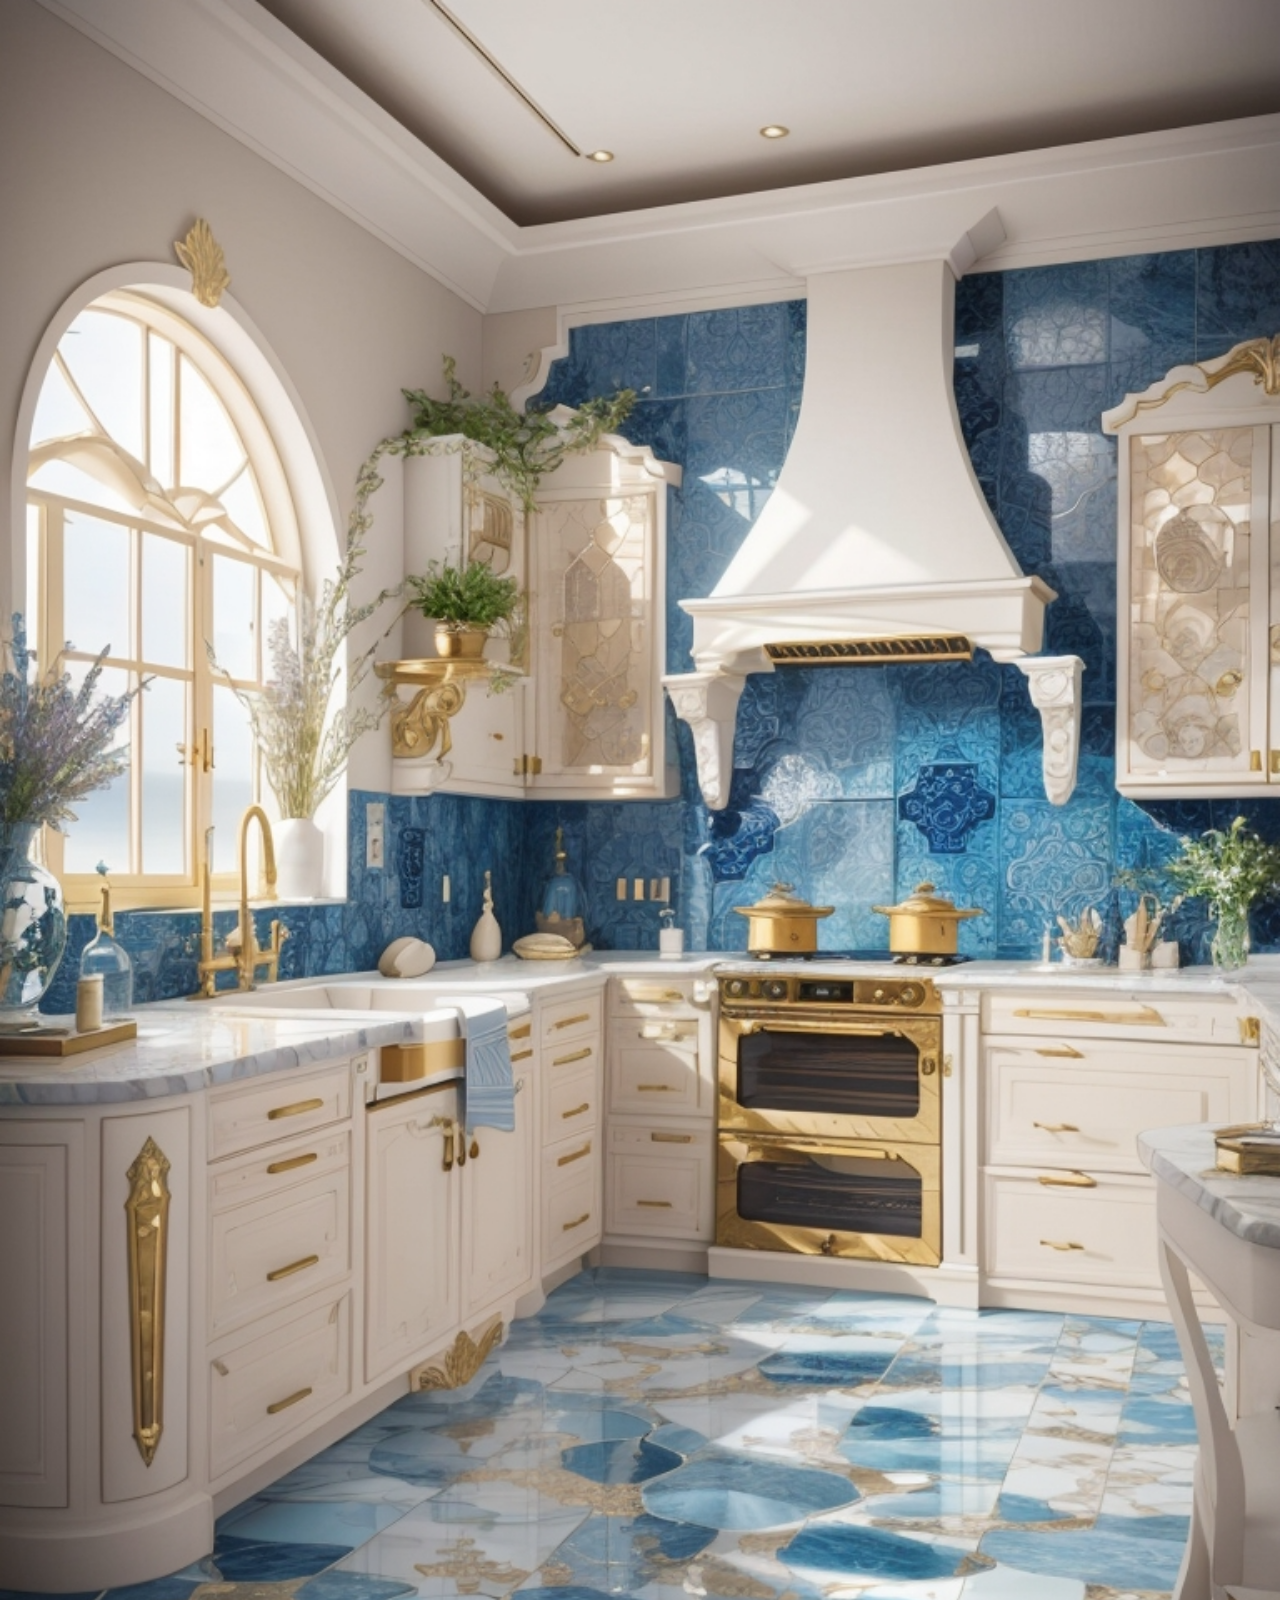
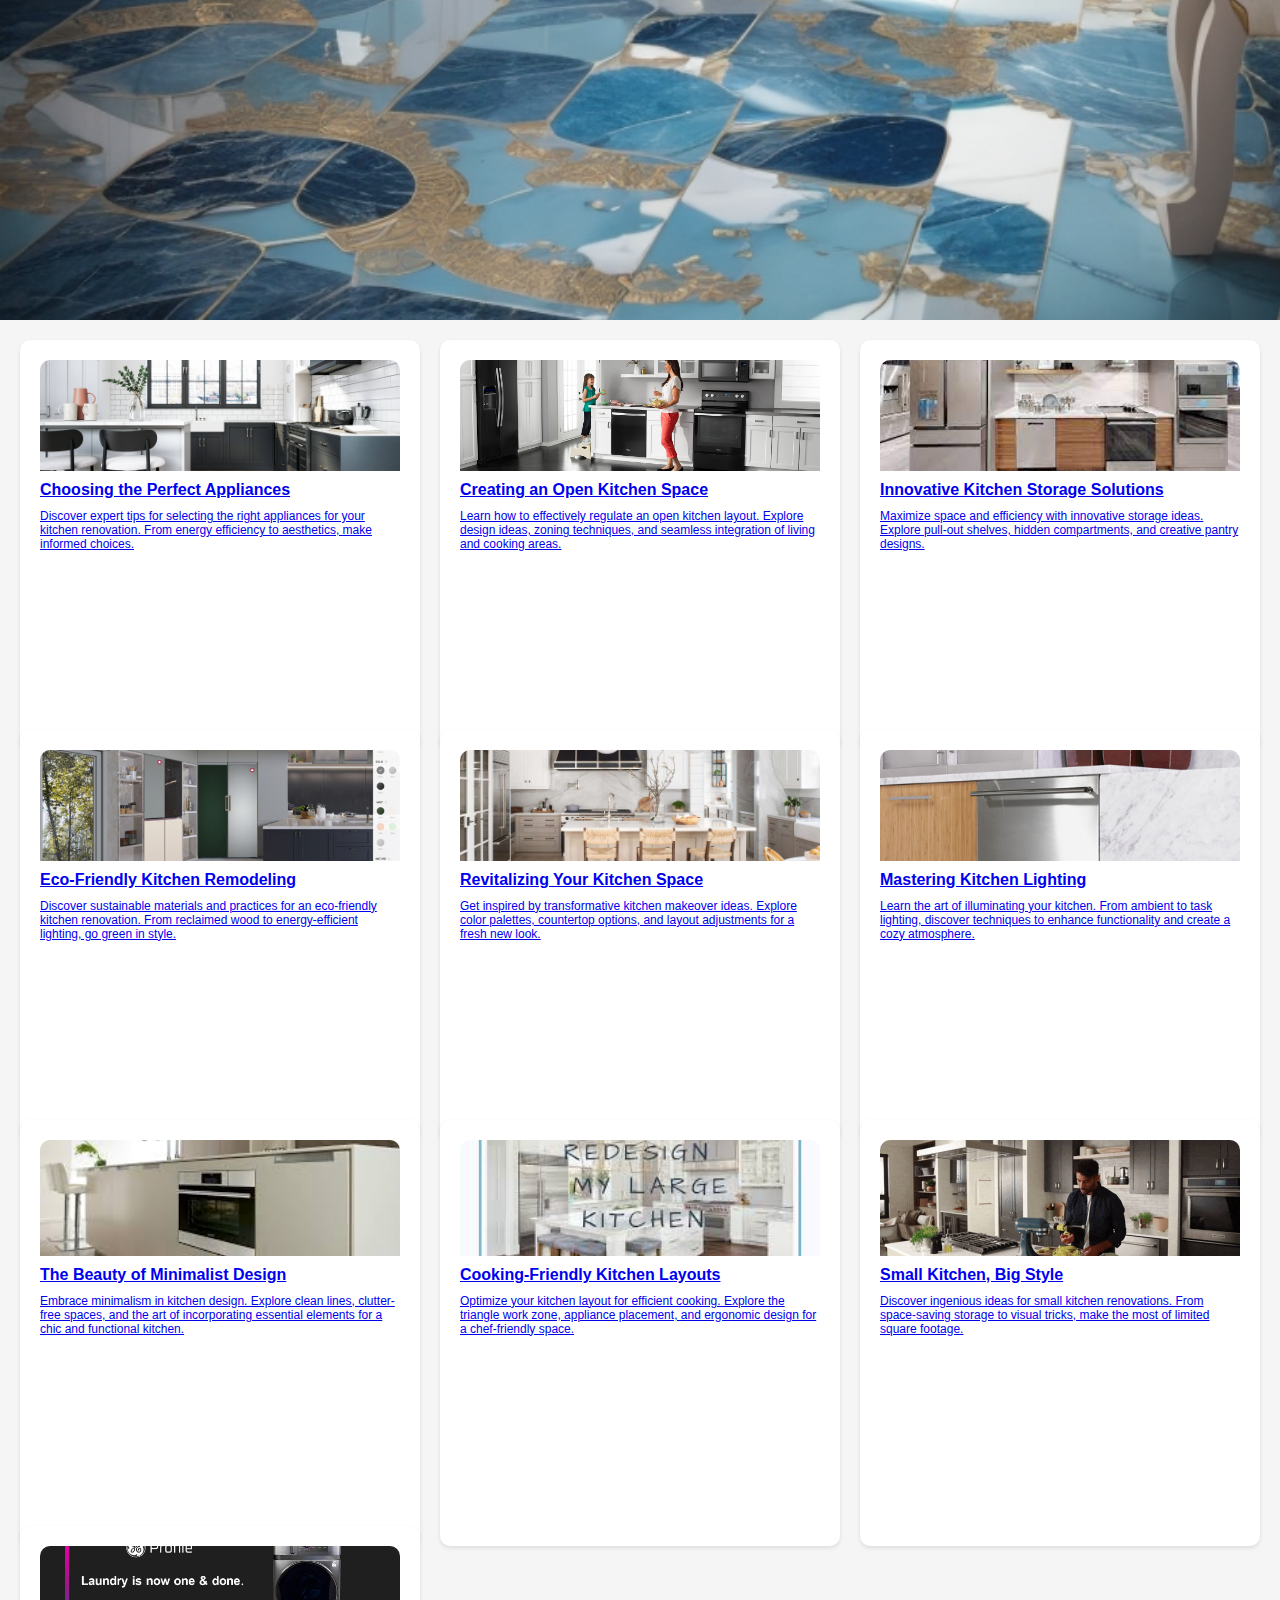
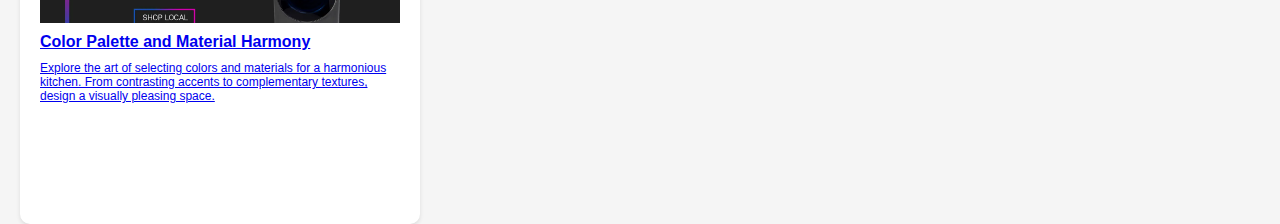
<file: index.html>
<!DOCTYPE html>
<html lang="en">
<head>
    <meta charset="UTF-8">
    <meta name="viewport" content="width=device-width, initial-scale=1.0">
    <link rel="stylesheet" href="style.css">
    
    <title>Kitchen Renovation Blog</title>
</head>
<body>
    <header>
        <img src="header.png" alt="Kitchen Renovation Blog" class="header-image">
    </header>
    <main>
        <section class="card-container" id="cardContainer">
            <!-- Cards will be dynamically loaded here -->
        </section>
    </main>
    <script src="script.js" defer></script>
</body>
</html>
</file>
<file: style.css>
/* Reset some default styles */
body, h1, h2, h3, p, ul, li {
    margin: 0;
    padding: 0;
}

body {
    font-family: Arial, sans-serif;
    background-color: #f5f5f5;
    color: #333;
}

header {
    width: 100%;
    overflow: hidden;
}

.header-image {
    width: 100%;
    height: auto;
    display: block;
}

.main {
    padding: 20px;
}

.card-container {
    display: grid;
    grid-template-columns: repeat(3, 1fr);
    gap: 20px;
    padding: 20px;
}

.card {
    background-color: white;
    border-radius: 10px;
    box-shadow: 0 2px 4px rgba(0, 0, 0, 0.1);
    padding: 20px;
    display: flex;
    flex-direction: column;
    height: 100%; /* Ensures cards take full height of their container */
}

.card-image {
    width: 100%;
    height: 30%;
    object-fit: cover;
    border-top-left-radius: 10px;
    border-top-right-radius: 10px;
}

.card-content {
    flex-grow: 1;
    display: flex;
    flex-direction: column;
    padding: 10px 0; /* Adjust top and bottom padding */
}

.card h2 {
    font-size: 16px; /* Adjust title font size */
    margin-bottom: 5px; /* Decrease spacing between title and description */
}

.card p {
    font-size: 12px; /* Adjust description font size */
    margin-top: 5px; /* Decrease spacing between title and description */
}
</file>
